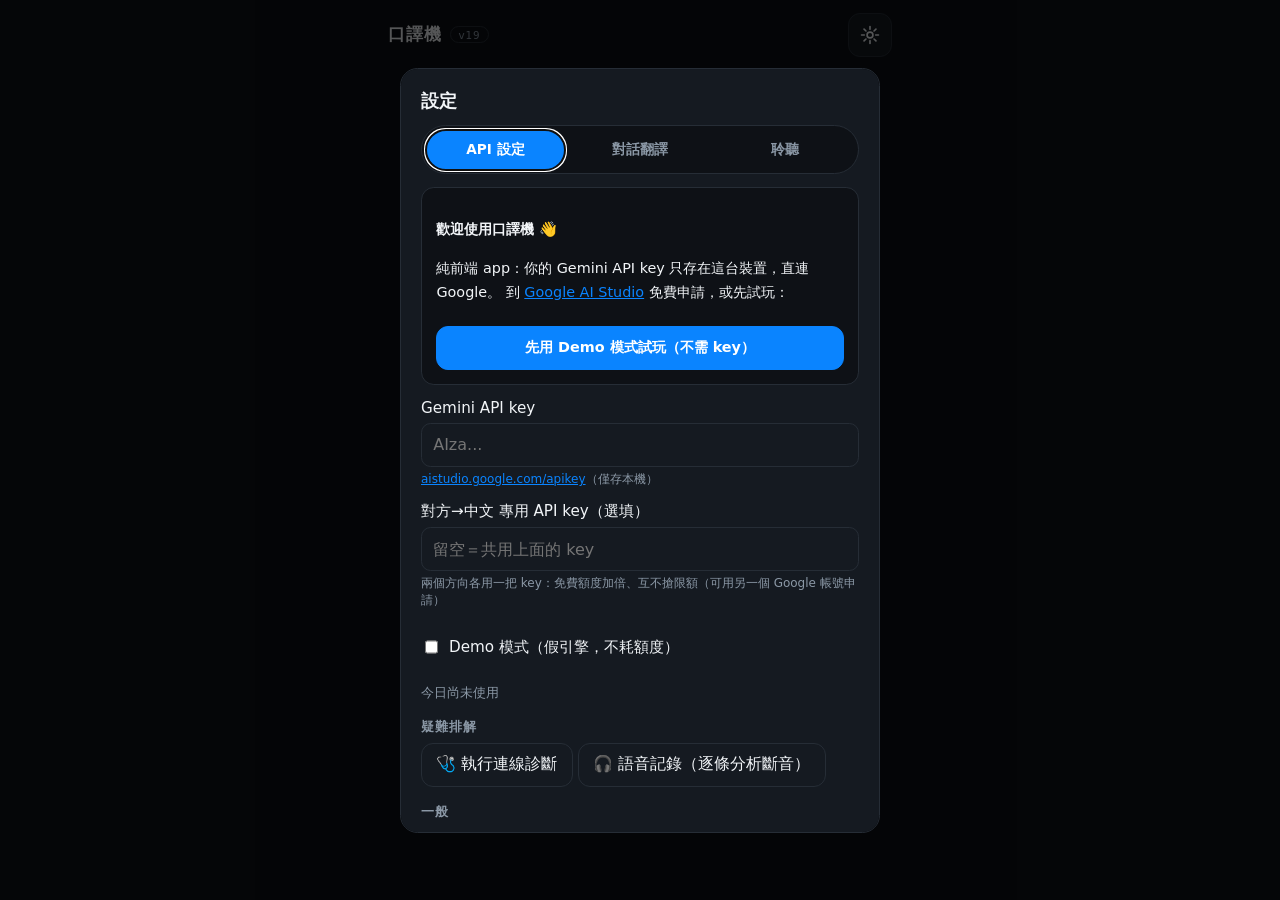
<file: index.html>
<!doctype html>
<html lang="zh-Hant">
<head>
  <meta charset="utf-8" />
  <meta name="viewport" content="width=device-width, initial-scale=1, maximum-scale=1, user-scalable=no, viewport-fit=cover" />
  <meta name="theme-color" content="#0e1116" />
  <meta name="apple-mobile-web-app-capable" content="yes" />
  <meta name="apple-mobile-web-app-status-bar-style" content="black-translucent" />
  <meta name="apple-mobile-web-app-title" content="口譯機" />
  <meta name="description" content="口譯機：面對面雙向即時口譯（Gemini Live）。按住說話、放開翻譯。" />
  <title>口譯機</title>
  <link rel="manifest" href="./manifest.webmanifest" />
  <link rel="icon" href="./icons/icon.svg" type="image/svg+xml" />
  <link rel="icon" href="./icons/icon-192.png" sizes="192x192" />
  <!-- iOS 主畫面圖示：標準 180×180、不透明滿版（透明會被補成白色） -->
  <link rel="apple-touch-icon" sizes="180x180" href="./icons/icon-180.png" />
  <link rel="stylesheet" href="./css/app.css" />
</head>
<body data-phase="home">

  <script src="./js/version.js"></script>

  <!-- SVG outline 圖示庫 -->
  <svg style="display:none" aria-hidden="true">
    <symbol id="i-doc" viewBox="0 0 24 24"><path d="M7 3h7l5 5v13H7z M14 3v5h5 M10 12h6 M10 16h6" fill="none" stroke="currentColor" stroke-width="1.8" stroke-linecap="round" stroke-linejoin="round"/></symbol>
    <symbol id="i-end" viewBox="0 0 24 24"><path d="M4 14c4.5-4 11.5-4 16 0l-2.5 3c-1-.6-2-1.4-2.5-2.4-2-.8-4-.8-6 0-.5 1-1.5 1.8-2.5 2.4z" fill="none" stroke="currentColor" stroke-width="1.8" stroke-linejoin="round"/></symbol>
    <symbol id="i-phone" viewBox="0 0 24 24"><path d="M6 4c-1 0-2 1-2 2 0 8 6 14 14 14 1 0 2-1 2-2v-2.5l-4-1.5-1.5 2C12 15 9.5 12.5 8.5 10l2-1.5L9 4.5z" fill="none" stroke="currentColor" stroke-width="1.8" stroke-linejoin="round"/></symbol>
    <symbol id="i-gear" viewBox="0 0 24 24"><circle cx="12" cy="12" r="3.2" fill="none" stroke="currentColor" stroke-width="1.8"/><path d="M12 2.8v3 M12 18.2v3 M2.8 12h3 M18.2 12h3 M5.5 5.5l2.1 2.1 M16.4 16.4l2.1 2.1 M18.5 5.5l-2.1 2.1 M7.6 16.4l-2.1 2.1" stroke="currentColor" stroke-width="1.8" stroke-linecap="round"/></symbol>
    <symbol id="i-swap" viewBox="0 0 24 24"><path d="M4 8h13l-3-3 M20 16H7l3 3" fill="none" stroke="currentColor" stroke-width="1.8" stroke-linecap="round" stroke-linejoin="round"/></symbol>
    <symbol id="i-replay" viewBox="0 0 24 24"><path d="M12 5a7 7 0 1 1-6.33 4.02" fill="none" stroke="currentColor" stroke-width="1.8" stroke-linecap="round"/><path d="M5.2 3.2v5.4h5.4" fill="none" stroke="currentColor" stroke-width="1.8" stroke-linecap="round" stroke-linejoin="round"/></symbol>
    <symbol id="i-star" viewBox="0 0 24 24"><path d="M12 3.6l2.5 5.1 5.6 0.8-4 4 1 5.6-5.1-2.7-5.1 2.7 1-5.6-4-4 5.6-0.8z" fill="none" stroke="currentColor" stroke-width="1.7" stroke-linejoin="round"/></symbol>
    <symbol id="i-book" viewBox="0 0 24 24"><path d="M4 5.5A2.5 2.5 0 0 1 6.5 3H20v15H6.5A2.5 2.5 0 0 0 4 20.5z M4 20.5V5.5 M20 18v3H6.5A2.5 2.5 0 0 1 4 18.5" fill="none" stroke="currentColor" stroke-width="1.7" stroke-linejoin="round"/><path d="M8 8h8 M8 11.5h5" stroke="currentColor" stroke-width="1.5" stroke-linecap="round"/></symbol>
    <symbol id="i-copy" viewBox="0 0 24 24"><rect x="9" y="9" width="11" height="11" rx="2" fill="none" stroke="currentColor" stroke-width="1.8"/><path d="M5 15V6a2 2 0 0 1 2-2h9" fill="none" stroke="currentColor" stroke-width="1.8" stroke-linecap="round"/></symbol>
    <symbol id="i-share" viewBox="0 0 24 24"><path d="M12 15V4 M8 8l4-4 4 4 M5 12v7a1 1 0 0 0 1 1h12a1 1 0 0 0 1-1v-7" fill="none" stroke="currentColor" stroke-width="1.8" stroke-linecap="round" stroke-linejoin="round"/></symbol>
    <symbol id="i-download" viewBox="0 0 24 24"><path d="M12 4v11 M8 11l4 4 4-4 M5 19h14" fill="none" stroke="currentColor" stroke-width="1.8" stroke-linecap="round" stroke-linejoin="round"/></symbol>
    <symbol id="i-mic" viewBox="0 0 24 24"><rect x="9" y="3" width="6" height="11" rx="3" fill="none" stroke="currentColor" stroke-width="1.8"/><path d="M5.5 11a6.5 6.5 0 0 0 13 0 M12 17.5V21" fill="none" stroke="currentColor" stroke-width="1.8" stroke-linecap="round"/></symbol>
    <symbol id="i-ear" viewBox="0 0 24 24"><path d="M6 10a6 6 0 1 1 12 0c0 3-2.5 4-3.5 6-.7 1.4-1 3-3 3s-2.6-1.5-2.6-1.5 M9.5 10a2.5 2.5 0 1 1 5 0c0 1.6-1.4 2.2-2 3.4" fill="none" stroke="currentColor" stroke-width="1.8" stroke-linecap="round" stroke-linejoin="round"/></symbol>
  </svg>

  <!-- ============ 首頁（通話隱喻） ============ -->
  <div id="view-home" class="view">
    <header id="home-top">
      <span class="brand">口譯機 <span id="ver"></span></span>
      <button id="gear" class="icon-btn" aria-label="設定"><svg width="22" height="22"><use href="#i-gear"/></svg></button>
    </header>

    <div id="home-body">
      <div id="mode-seg" role="tablist" aria-label="模式">
        <button class="seg active" data-mode="call" role="tab" aria-selected="true">
          <svg width="18" height="18"><use href="#i-mic"/></svg>面對面對話
        </button>
        <button class="seg" data-mode="listen" role="tab" aria-selected="false">
          <svg width="18" height="18"><use href="#i-ear"/></svg>聆聽
        </button>
      </div>
      <p id="mode-hint">兩人面對面：手機平放中間，各自按住自己那側說話</p>

      <label id="home-lang" class="field">外語
        <select id="foreign-lang" aria-label="選擇外語"></select>
      </label>

      <button id="start-btn" aria-label="開始">
        <svg width="34" height="34"><use href="#i-phone"/></svg>
        <span id="start-label">開始對話</span>
      </button>
      <p id="start-note">按下才會開啟麥克風與連線</p>
      <button id="home-phrases" aria-label="常用句">
        <svg width="18" height="18"><use href="#i-book"/></svg>常用句
      </button>
    </div>
  </div>

  <!-- ============ 面對面對話 ============ -->
  <div id="view-call" class="view hidden">
    <!-- 上半：面向對方，旋轉 180° -->
    <section class="side theirs" aria-label="對方區域">
      <header class="side-head">
        <span class="side-lang" id="theirs-lang">English</span>
        <span class="live"><span class="live-dot"></span><span id="theirs-live">Interpreting</span></span>
      </header>
      <div class="side-content">
        <!-- 重播鍵：圓形小圖示，釘在對方視角的字幕起點旁（沒聽清楚可自己按） -->
        <button id="replay-them" class="replay-btn hidden" aria-label="Replay">
          <svg width="22" height="22"><use href="#i-replay"/></svg>
        </button>
        <div class="dst" id="theirs-dst" aria-live="polite"></div>
        <div class="src" id="theirs-src-row"><span class="src-label" id="theirs-src-label">Original</span><span id="theirs-src"></span></div>
      </div>
      <div class="wave" id="wave-them" aria-hidden="true"><i></i><i></i><i></i><i></i><i></i></div>
      <button class="hold-btn" id="hold-them" aria-label="Hold to speak">
        <svg width="22" height="22"><use href="#i-mic"/></svg>
        <span id="hold-them-label">Hold to speak</span>
      </button>
    </section>

    <!-- 中控列（不旋轉，兩人共用） -->
    <div id="controlbar">
      <button id="open-transcript" class="icon-btn" aria-label="逐字稿紀錄"><svg width="22" height="22"><use href="#i-doc"/></svg></button>
      <button id="save-phrase" class="icon-btn" aria-label="收藏上一句"><svg width="22" height="22"><use href="#i-star"/></svg></button>
      <button id="open-phrases" class="icon-btn" aria-label="常用句"><svg width="22" height="22"><use href="#i-book"/></svg></button>
      <button id="pair" aria-label="語言設定">
        <span>中文</span><svg width="16" height="16"><use href="#i-swap"/></svg><span id="pair-foreign">English</span>
      </button>
      <button id="end-call" class="icon-btn end" aria-label="結束通話"><svg width="22" height="22"><use href="#i-end"/></svg></button>
    </div>
    <!-- 翻譯中跳動點＋語音接收指示器：固定高度，避免版面跳動 -->
    <div id="pending-strip" aria-live="polite">
      <span id="pending-dots" class="hidden"><i></i><i></i><i></i><em>翻譯中</em></span>
      <span id="voice-ind" class="hidden" data-state="wait" aria-hidden="true"></span>
      <button id="manual-play" class="hidden" aria-label="播放翻譯語音">▶ 播放</button>
    </div>

    <!-- 下半：面向自己 -->
    <section class="side mine" aria-label="我的區域">
      <header class="side-head">
        <span class="side-lang">中文</span>
        <span class="live"><span class="live-dot"></span><span>口譯進行中</span></span>
      </header>
      <div class="side-content">
        <div class="dst" id="mine-dst" aria-live="polite"></div>
        <div class="src" id="mine-src-row"><span class="src-label">原文</span><span id="mine-src"></span></div>
      </div>
      <div class="wave" id="wave-me" aria-hidden="true"><i></i><i></i><i></i><i></i><i></i></div>
      <button class="hold-btn" id="hold-me" aria-label="按住說話">
        <svg width="22" height="22"><use href="#i-mic"/></svg>
        <span id="hold-me-label">按住說話</span>
      </button>
    </section>
  </div>

  <!-- ============ 聆聽模式 ============ -->
  <div id="view-listen" class="view hidden">
    <header class="side-head listen-head">
      <span class="side-lang" id="listen-lang">English → 中文</span>
      <span class="live"><span class="live-dot"></span><span id="listen-state">未聆聽</span></span>
      <button id="listen-end" class="icon-btn end" aria-label="結束聆聽"><svg width="22" height="22"><use href="#i-end"/></svg></button>
    </header>
    <!-- 上下雙視窗：上＝中文翻譯、下＝原文；中間分界可拖動調整比例 -->
    <div id="listen-split">
      <div id="listen-dst-pane" aria-live="polite"></div>
      <div id="listen-divider" role="separator" aria-label="拖動調整上下視窗比例"><i></i></div>
      <div id="listen-src-pane"></div>
    </div>
    <div class="wave" id="wave-listen" aria-hidden="true"><i></i><i></i><i></i><i></i><i></i></div>
    <div id="listen-bar">
      <button id="listen-toggle" aria-label="開始聆聽">
        <svg width="24" height="24"><use href="#i-ear"/></svg><span>開始聆聽</span>
      </button>
    </div>
  </div>

  <!-- ============ 逐字稿 ============ -->
  <dialog id="transcript">
    <h2>逐字稿</h2>
    <div id="tr-list"></div>
    <div class="dialog-actions">
      <button id="tr-copy" aria-label="複製全部"><svg width="18" height="18"><use href="#i-copy"/></svg>複製</button>
      <button id="tr-share" aria-label="分享"><svg width="18" height="18"><use href="#i-share"/></svg>分享</button>
      <button id="tr-export" aria-label="匯出文字檔"><svg width="18" height="18"><use href="#i-download"/></svg>匯出</button>
      <button id="tr-clear" class="danger" aria-label="清除全部">清除</button>
      <button id="tr-close" class="primary">關閉</button>
    </div>
  </dialog>

  <!-- ============ 設定（分頁籤） ============ -->
  <dialog id="settings">
    <h2>設定</h2>
    <div class="settings-tabs" role="tablist" aria-label="設定分類">
      <button type="button" class="stab-btn active" data-tab="api" role="tab" aria-selected="true">API 設定</button>
      <button type="button" class="stab-btn" data-tab="call" role="tab" aria-selected="false">對話翻譯</button>
      <button type="button" class="stab-btn" data-tab="listen" role="tab" aria-selected="false">聆聽</button>
    </div>

    <!-- ===== API 設定 ===== -->
    <div class="stab" data-tab="api">
      <div id="welcome" class="welcome hidden">
        <p><strong>歡迎使用口譯機 👋</strong></p>
        <p>純前端 app：你的 Gemini API key 只存在這台裝置，直連 Google。
          到 <a href="https://aistudio.google.com/apikey" target="_blank" rel="noopener">Google AI Studio</a> 免費申請，或先試玩：</p>
        <button id="demo-start" class="primary">先用 Demo 模式試玩（不需 key）</button>
      </div>
      <label class="field">Gemini API key
        <input type="password" id="set-key" placeholder="AIza..." autocomplete="off" />
        <small><a href="https://aistudio.google.com/apikey" target="_blank" rel="noopener">aistudio.google.com/apikey</a>（僅存本機）</small>
      </label>
      <label class="field">對方→中文 專用 API key（選填）
        <input type="password" id="set-key2" placeholder="留空＝共用上面的 key" autocomplete="off" />
        <small>兩個方向各用一把 key：免費額度加倍、互不搶限額（可用另一個 Google 帳號申請）</small>
      </label>
      <label class="field checkbox"><input type="checkbox" id="set-demo" /> Demo 模式（假引擎，不耗額度）</label>
      <p id="usage-line" class="usage"></p>
      <h3>疑難排解</h3>
      <button id="run-diag">🩺 執行連線診斷</button>
      <div id="diag-results" class="hidden"></div>
      <button id="copy-diag" class="hidden">複製診斷結果</button>
      <button id="open-voicelog">🎧 語音記錄（逐條分析斷音）</button>
      <h3>一般</h3>
      <label class="field">介面主題
        <select id="set-theme" aria-label="介面主題">
          <option value="dark">深色</option>
          <option value="light">淺色</option>
        </select>
      </label>
      <label class="field">字級
        <input type="range" id="set-font" min="0.8" max="1.6" step="0.1" aria-label="字級" />
      </label>
      <label class="field">閒置幾分鐘自動結束省額度
        <input type="number" id="set-idle" min="0" step="1" />
      </label>
    </div>

    <!-- ===== 對話翻譯 ===== -->
    <div class="stab hidden" data-tab="call">
      <label class="field">說話按鈕操作方式
        <select id="set-talk-mode" aria-label="說話按鈕操作方式">
          <option value="hold">按住說話（放開即結束）</option>
          <option value="toggle">點一下開始・再點一下結束</option>
        </select>
        <small>點擊式完全由你手動控制開始/結束，不做任何自動判斷</small>
      </label>
      <label class="field checkbox">
        <input type="checkbox" id="set-them-text" />
        <span>對方說話只出中文字幕（不播中文語音）<small style="display:block">你看字幕比等語音快得多；不用等中文語音下載、額度省一半。你說的話仍會翻成外語語音播給對方聽。關閉＝雙向都有語音</small></span>
      </label>
      <label class="field checkbox">
        <input type="checkbox" id="set-auto-disc" />
        <span>每輪結束自動斷線<small style="display:block">語音播完／字幕跑完就確實斷開連線省額度，下次按住說話時自動重連（開頭有緩衝，不會漏字）</small></span>
      </label>
      <label class="field checkbox">
        <input type="checkbox" id="set-voice-after" />
        <span>等翻譯完整才播語音<small style="display:block">字幕即時顯示；放開按鈕後自動偵測翻譯文字完整，再一次播出完整語音（不重疊、不斷句）。關閉＝邊說邊播</small></span>
      </label>
      <div id="voice-params" class="subfields">
        <label class="field checkbox">
          <input type="checkbox" id="set-manual-play" />
          <span>手動開播：放開後由我按「▶ 播放」<small style="display:block">完全不做自動判斷。放開錄音鈕後語音持續暫存，畫面出現播放鈕，搭配接收指示器自行決定開播時機</small></span>
        </label>
        <label class="field">完整判定：文字與語音都停止 <strong id="lbl-voice-idle"></strong> 秒後開播
          <input type="range" id="set-voice-idle" min="0.5" max="3" step="0.1" aria-label="完整判定秒數" />
          <small>字幕與語音資料都不再增加才開播（缺一不可）。調短＝更快開播但可能切到尾巴；調長＝更保險但等更久</small>
        </label>
        <label class="field">最長等待 <strong id="lbl-voice-max"></strong> 秒（保險絲，超過必定開播）
          <input type="range" id="set-voice-max" min="3" max="30" step="1" aria-label="最長等待秒數" />
        </label>
        <label class="field">放開後補送靜音 <strong id="lbl-tail"></strong> 秒
          <input type="range" id="set-tail" min="0.5" max="3" step="0.1" aria-label="補送靜音秒數" />
          <small>幫伺服器把句子收尾；翻譯常出現半截時調長</small>
        </label>
      </div>
      <label class="field checkbox">
        <input type="checkbox" id="set-voice-ind" />
        <span>對話中顯示語音接收指示器<small style="display:block">即時顯示已收到幾條/幾秒翻譯語音、仍在下載還是已靜止——用來確認斷音是不是伺服器端造成，以及判斷開播時機</small></span>
      </label>
    </div>

    <!-- ===== 聆聽 ===== -->
    <div class="stab hidden" data-tab="listen">
      <label class="field checkbox">
        <input type="checkbox" id="set-refine" />
        <span>字幕 AI 潤飾<small style="display:block">每句完成後依上下文自動改寫成通順中文並原地替換。即時粗譯照常先顯示；耗少量文字額度</small></span>
      </label>
      <label class="field checkbox">
        <input type="checkbox" id="set-refine-mark" />
        <span>標示潤飾過的句子（綠色虛線）<small style="display:block">潤飾完成的句子加上綠色虛線底線＋✨，一眼看出哪些已重整</small></span>
      </label>
      <label class="field checkbox">
        <input type="checkbox" id="set-listen-src" />
        <span>顯示原文視窗（下半）<small style="display:block">上＝中文翻譯、下＝原文，中間的分界可上下拖動調整比例。關閉＝翻譯全螢幕</small></span>
      </label>
      <label class="field checkbox">
        <input type="checkbox" id="set-listen-div" />
        <span>段落分隔線<small style="display:block">在段落（伺服器切分的語段）之間加灰色細線，方便閱讀；講者換語言時另有 🌐 標注</small></span>
      </label>
    </div>

    <div class="dialog-actions">
      <button id="settings-close">取消</button>
      <button id="settings-save" class="primary">儲存</button>
    </div>
  </dialog>

  <!-- ============ 常用句庫 ============ -->
  <dialog id="phrasebook">
    <h2>常用句</h2>
    <p class="pb-hint">對話中按中控列的 ☆ 收藏上一句。有 ▶ 的句子存有外語語音，點擊立刻播放（不用連線、不耗額度）。</p>
    <label class="field checkbox"><input type="checkbox" id="pb-all" /> 顯示全部語言（目前只列當前外語）</label>
    <div id="pb-list"></div>
    <div class="dialog-actions">
      <button id="pb-close" class="primary">關閉</button>
    </div>
  </dialog>

  <!-- ============ 語音記錄（斷音除錯） ============ -->
  <dialog id="voicelog">
    <h2>語音記錄</h2>
    <p class="vlog-hint">最近 12 輪翻譯語音，每一條的「網路到達」與「實際播放」時間軸。
      紅色＝播放缺口；「開播後才到」＝該條沒趕上暫存，是尾段斷音的來源。</p>
    <div id="vlog-list"></div>
    <div class="dialog-actions">
      <button id="vlog-close" class="primary">關閉</button>
    </div>
  </dialog>

  <div id="toast" class="hidden" role="status"></div>

  <script type="module" src="./js/main.js"></script>
</body>
</html>
</file>
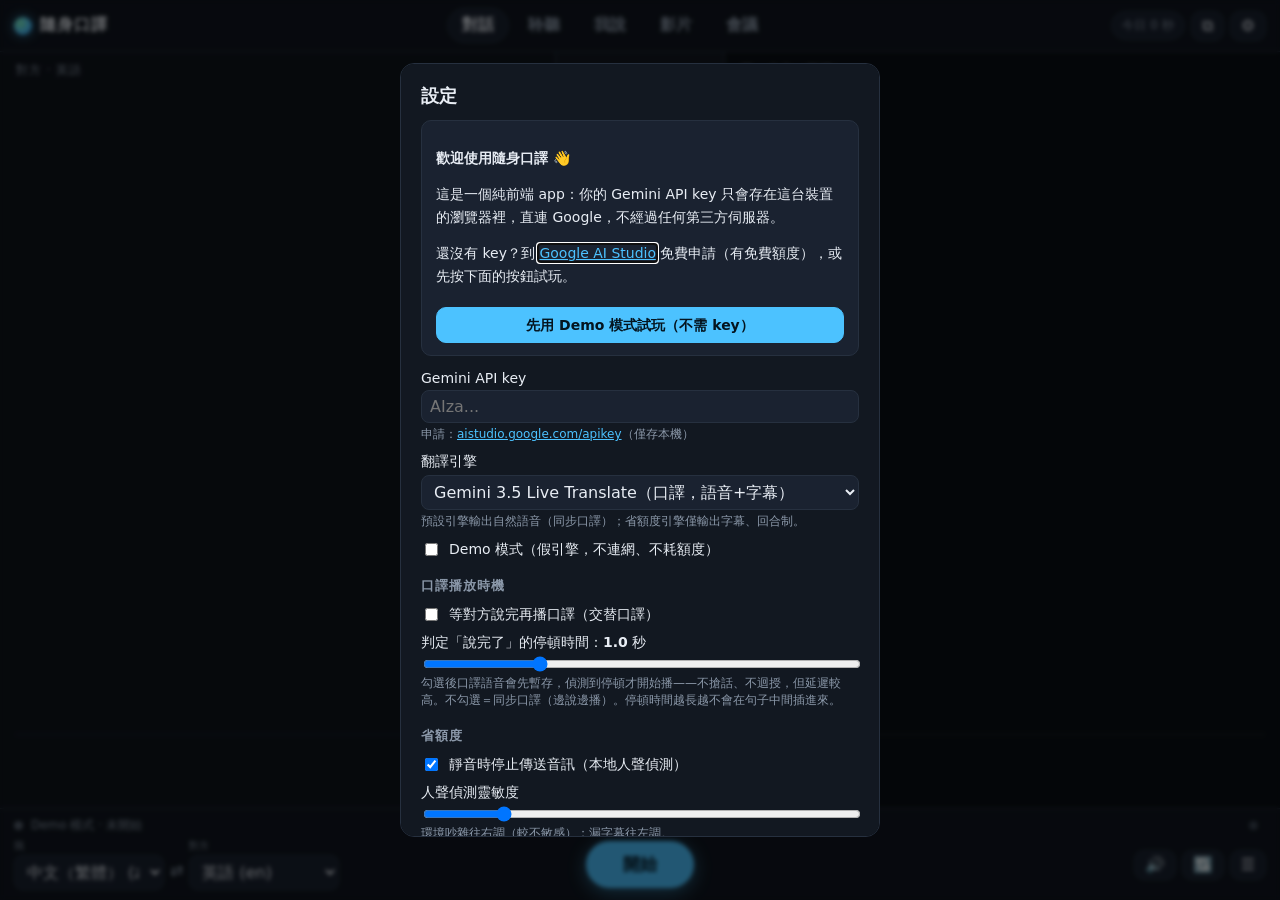
<file: translator/index.html>
<!doctype html>
<html lang="zh-Hant">
<head>
  <meta charset="utf-8" />
  <meta name="viewport" content="width=device-width, initial-scale=1, maximum-scale=1, user-scalable=no, viewport-fit=cover" />
  <meta name="theme-color" content="#0b0f14" />
  <meta name="description" content="隨身口譯：以 Gemini Live 驅動的即時語音翻譯 PWA — 雙向對話、聆聽字幕、會議翻譯。" />
  <title>隨身口譯</title>
  <link rel="manifest" href="./manifest.webmanifest" />
  <link rel="icon" href="./icons/icon.svg" type="image/svg+xml" />
  <link rel="icon" href="./icons/icon-192.png" sizes="192x192" />
  <link rel="apple-touch-icon" href="./icons/icon-192.png" />
  <link rel="stylesheet" href="./css/app.css" />
</head>
<body class="layout-dashboard" data-mode="conversation">

  <header id="topbar">
    <div class="brand"><span class="logo"></span>隨身口譯</div>
    <nav id="mode-tabs" aria-label="模式">
      <button class="tab active" data-mode="conversation">對話</button>
      <button class="tab" data-mode="listen">聆聽</button>
      <button class="tab" data-mode="speak">我說</button>
      <button class="tab" data-mode="video">影片</button>
      <button class="tab" data-mode="meeting">會議</button>
    </nav>
    <div class="top-actions">
      <button id="usage-chip" class="chip" title="今日音訊用量（點設定可調警示門檻）">今日 0 秒</button>
      <button id="layout-btn" class="icon-btn" title="切換沉浸式／儀表板版面">⧉</button>
      <button id="install-btn" class="icon-btn hidden" title="安裝為桌面／手機 App">⤓</button>
      <button id="settings-btn" class="icon-btn" title="設定">⚙</button>
    </div>
  </header>

  <main id="stage">
    <!-- 雙向對話：上=對方（可翻轉面向對方），下=我 -->
    <section id="view-conversation" class="view">
      <div class="convo-panel theirs" id="panel-theirs">
        <div class="panel-tag" id="theirs-tag">對方</div>
        <div class="sub-history"></div>
        <div class="live-line">
          <div class="live-src" data-placeholder=""></div>
          <div class="live-dst"></div>
        </div>
      </div>
      <div class="convo-middle">
        <button id="swap-btn" class="swap-btn" title="切換翻譯方向">⇄</button>
        <div id="direction-label" class="direction-label"></div>
        <label class="mini-toggle" title="開啟後同時建立兩條翻譯連線，自動判斷說話方向（輸入音訊雙倍計量）">
          <input type="checkbox" id="auto-duplex" /> 自動雙向
        </label>
      </div>
      <div class="convo-panel mine" id="panel-mine">
        <div class="panel-tag" id="mine-tag">我</div>
        <div class="sub-history"></div>
        <div class="live-line">
          <div class="live-src"></div>
          <div class="live-dst"></div>
        </div>
      </div>
    </section>

    <!-- 聆聽 / 我說 / 會議：單一字幕流 -->
    <section id="view-stream" class="view hidden">
      <p id="stream-hint" class="hint"></p>
      <!-- 會議模式醒目入口：按下即跳出瀏覽器的分頁選擇器 -->
      <div id="meeting-cta" class="hidden">
        <button id="meeting-pick" class="big-cta">🖥️ 選擇要翻譯的分頁／視窗</button>
        <ol class="cta-steps">
          <li>按上面的按鈕，瀏覽器會跳出分享選擇器</li>
          <li>切到「<strong>Chrome 分頁</strong>」頁籤，點選正在開會/播放的那個分頁</li>
          <li>勾選左下角「<strong>同時分享分頁音訊</strong>」再按「分享」</li>
        </ol>
        <p class="cta-note">此功能需要電腦版 Chrome / Edge。開啟🔊口譯語音時會自動壓低會議原音。</p>
      </div>
      <div class="stream-panel" id="panel-stream">
        <div class="sub-history"></div>
        <div class="live-line">
          <div class="live-src"></div>
          <div class="live-dst"></div>
        </div>
      </div>
    </section>

    <!-- 影片模式：app 內播放 + 自動壓低原音 -->
    <section id="view-video" class="view hidden">
      <p class="hint" id="video-hint"></p>
      <div id="video-wrap">
        <video id="video-el" controls playsinline preload="metadata"></video>
        <div id="video-empty">
          <button id="video-open" class="big-cta">🎬 開啟影片／音訊檔</button>
          <div class="url-row">
            <input type="url" id="video-url" placeholder="或貼上影片直連網址（.mp4 / .m3u8…）" />
            <button id="video-load-url">載入</button>
          </div>
          <p class="cta-note">支援手機與電腦。YouTube 等串流平台網頁無法直接貼網址（無直連檔案），
            可用「聆聽模式＋外接裝置播放」或下載後開啟檔案。</p>
        </div>
      </div>
      <label class="mini-toggle video-duck-row"><input type="checkbox" id="video-duck" checked /> 口譯說話時自動壓低影片音量</label>
      <div class="stream-panel" id="panel-video">
        <div class="sub-history"></div>
        <div class="live-line">
          <div class="live-src"></div>
          <div class="live-dst"></div>
        </div>
      </div>
    </section>
  </main>

  <div id="standby-overlay" class="hidden">
    <div class="standby-card">⏸ 待機中（靜音自動斷線，省額度）<br /><small>說話或點一下即可喚醒</small></div>
  </div>

  <footer id="controls">
    <div id="status-line">
      <span id="status-dot" class="dot" data-state="idle"></span>
      <span id="status-text">未開始</span>
      <span id="detected-lang"></span>
      <span id="vad-dot" class="dot vad" title="人聲偵測"></span>
      <span id="session-timer"></span>
    </div>
    <div class="control-row">
      <div class="lang-pair">
        <label>我<select id="my-lang"></select></label>
        <span class="pair-arrow">⇄</span>
        <label>對方<select id="their-lang"></select></label>
      </div>
      <button id="main-btn" class="main-btn">開始</button>
      <div class="right-controls">
        <button id="voice-btn" class="icon-btn" title="語音輸出：開">🔊</button>
        <button id="flip-btn" class="icon-btn hidden" title="翻轉畫面面向對方">🔃</button>
        <button id="transcript-btn" class="icon-btn" title="逐字稿與匯出">☰</button>
      </div>
    </div>
  </footer>

  <dialog id="settings-dialog">
    <h2>設定</h2>
    <div id="set-welcome" class="welcome hidden">
      <p><strong>歡迎使用隨身口譯 👋</strong></p>
      <p>這是一個純前端 app：你的 Gemini API key 只會存在這台裝置的瀏覽器裡，直連 Google，不經過任何第三方伺服器。</p>
      <p>還沒有 key？到 <a href="https://aistudio.google.com/apikey" target="_blank" rel="noopener">Google AI Studio</a> 免費申請（有免費額度），或先按下面的按鈕試玩。</p>
      <button id="set-demo-start" class="primary">先用 Demo 模式試玩（不需 key）</button>
    </div>

    <label class="field">Gemini API key
      <input type="password" id="set-api-key" placeholder="AIza..." autocomplete="off" />
      <small>申請：<a href="https://aistudio.google.com/apikey" target="_blank" rel="noopener">aistudio.google.com/apikey</a>（僅存本機）</small>
    </label>

    <label class="field">翻譯引擎
      <select id="set-engine"></select>
      <small>預設引擎輸出自然語音（同步口譯）；省額度引擎僅輸出字幕、回合制。</small>
    </label>

    <label class="field checkbox"><input type="checkbox" id="set-demo" /> Demo 模式（假引擎，不連網、不耗額度）</label>

    <h3>口譯播放時機</h3>
    <label class="field checkbox">
      <input type="checkbox" id="set-hold" />
      等對方說完再播口譯（交替口譯）
    </label>
    <label class="field">判定「說完了」的停頓時間：<strong id="hold-sec-label"></strong> 秒
      <input type="range" id="set-hold-sec" min="0.3" max="3" step="0.1" />
      <small>勾選後口譯語音會先暫存，偵測到停頓才開始播——不搶話、不迴授，但延遲較高。不勾選＝同步口譯（邊說邊播）。停頓時間越長越不會在句子中間插進來。</small>
    </label>

    <h3>省額度</h3>
    <label class="field checkbox"><input type="checkbox" id="set-vad" /> 靜音時停止傳送音訊（本地人聲偵測）</label>
    <label class="field">人聲偵測靈敏度
      <input type="range" id="set-vad-threshold" min="0.004" max="0.05" step="0.002" />
      <small>環境吵雜往右調（較不敏感）；漏字幕往左調。</small>
    </label>
    <label class="field">靜音幾分鐘後自動待機
      <input type="number" id="set-idle" min="0" step="0.5" />
      <small>0 = 不自動待機。待機中說話即自動喚醒。</small>
    </label>
    <label class="field">每日用量警示（分鐘）
      <input type="number" id="set-budget" min="0" step="5" />
    </label>

    <h3>外觀</h3>
    <label class="field">版面
      <select id="set-layout">
        <option value="auto">自動（手機沉浸式、桌機儀表板）</option>
        <option value="immersive">沉浸式字幕機</option>
        <option value="dashboard">工具儀表板</option>
      </select>
    </label>
    <label class="field">字幕字級
      <input type="range" id="set-font" min="0.8" max="1.8" step="0.1" />
    </label>

    <h3>疑難排解</h3>
    <button id="run-diagnostics">🩺 執行連線診斷</button>
    <div id="diag-results" class="hidden"></div>
    <button id="copy-diagnostics" class="hidden">複製診斷結果</button>

    <h3>資料</h3>
    <button id="set-clear-transcript" class="danger">清除所有逐字稿</button>

    <div class="dialog-actions">
      <button id="settings-close">取消</button>
      <button id="settings-save" class="primary">儲存</button>
    </div>
  </dialog>

  <dialog id="transcript-dialog">
    <h2>逐字稿（僅存本機）</h2>
    <div id="transcript-list"></div>
    <div class="dialog-actions">
      <button id="export-txt">匯出 .txt</button>
      <button id="export-srt">匯出 .srt</button>
      <button id="transcript-close" class="primary">關閉</button>
    </div>
  </dialog>

  <div id="toast" class="hidden"></div>

  <script type="module" src="./js/main.js"></script>
</body>
</html>
</file>
<file: css/app.css>
/* 口譯機 v4 — 扁平、大量留白、單一強調色、深色為基本規格
   強調色只用在「即時/互動」元件：進行中狀態、按住說話、譯文重點 */

:root {
  --bg: #0e1116;
  --panel: #151a21;
  --line: #262d36;
  --text: #f2f5f8;
  --dim: #8b98a6;
  --accent: #0a84ff;          /* 單一強調色 */
  --accent-soft: rgba(10, 132, 255, 0.14);
  --danger: #ff453a;
  --shadow: rgba(0, 0, 0, 0.55);
  --ok-text: #30d158;
  --font-scale: 1;
}

/* 淺色主題（設定 → 介面主題） */
html[data-theme="light"] {
  --bg: #f4f6f9;
  --panel: #ffffff;
  --line: #dbe2ea;
  --text: #17212b;
  --dim: #5b6b7c;
  --accent: #0a84ff;
  --accent-soft: rgba(10, 132, 255, 0.12);
  --danger: #d70015;
  --shadow: rgba(30, 45, 60, 0.18);
  --ok-text: #1d9a46;
}

* { box-sizing: border-box; }

html {
  font-size: 100%;
  /* iOS 教訓：關雙擊縮放、鎖字級膨脹 */
  touch-action: manipulation;
  -webkit-text-size-adjust: 100%;
  text-size-adjust: 100%;
}

body {
  margin: 0;
  height: 100dvh;
  background: var(--bg);
  color: var(--text);
  font-family: "Noto Sans TC", "PingFang TC", system-ui, sans-serif;
  overscroll-behavior: none;
  display: flex;
  flex-direction: column;
}

.hidden { display: none !important; }
.view { flex: 1; min-height: 0; display: flex; flex-direction: column; }

button {
  font: inherit;
  color: inherit;
  background: var(--panel);
  border: 1px solid var(--line);
  border-radius: 0.75rem;
  padding: 0.5rem 0.9rem;
  cursor: pointer;
  min-height: 44px; /* 觸控目標下限 */
  display: inline-flex; align-items: center; justify-content: center; gap: 0.4rem;
}
button.primary { background: var(--accent); border-color: var(--accent); color: #fff; font-weight: 700; }
button.danger { color: var(--danger); border-color: var(--danger); background: transparent; }
.icon-btn { min-width: 44px; padding: 0.5rem; }
.icon-btn.end { color: var(--danger); border-color: transparent; background: rgba(255, 69, 58, 0.12); }

select, input { font: inherit; font-size: 16px; color: var(--text);
  background: var(--panel); border: 1px solid var(--line); border-radius: 0.6rem;
  padding: 0.55rem 0.7rem; max-width: 100%; min-height: 44px; }

/* ================= 首頁（通話隱喻） ================= */
#view-home { padding: calc(env(safe-area-inset-top) + 0.8rem) 1.25rem calc(env(safe-area-inset-bottom) + 1.5rem); }
#home-top { display: flex; align-items: center; justify-content: space-between; }
.brand { font-weight: 800; letter-spacing: 0.05em; font-size: 1.05rem; display: flex; align-items: center; gap: 0.5rem; }
#ver { font-size: 0.65rem; color: var(--dim); border: 1px solid var(--line); border-radius: 999px; padding: 0.1rem 0.5rem; font-weight: 500; }

#home-body {
  flex: 1; display: flex; flex-direction: column; align-items: center; justify-content: center;
  gap: 1.4rem; text-align: center;
}
#mode-seg { display: flex; background: var(--panel); border: 1px solid var(--line); border-radius: 999px; padding: 0.25rem; }
.seg { border: none; background: transparent; border-radius: 999px; padding: 0.55rem 1.1rem; color: var(--dim); font-weight: 600; }
.seg.active { background: var(--accent); color: #fff; }
#mode-hint { color: var(--dim); font-size: 0.9rem; margin: 0; max-width: 18rem; line-height: 1.7; }
#home-lang { width: min(20rem, 86vw); text-align: left; }
#home-lang select { width: 100%; font-weight: 600; }

#start-btn {
  width: 9.5rem; height: 9.5rem; border-radius: 50%;
  background: var(--accent); border: none; color: #fff;
  flex-direction: column; gap: 0.5rem;
  font-size: 1.15rem; font-weight: 800;
  box-shadow: 0 0 0 10px var(--accent-soft);
}
#start-btn:active { transform: scale(0.96); }
#start-note { color: var(--dim); font-size: 0.8rem; margin: 0; }
#home-phrases {
  display: inline-flex; align-items: center; gap: 0.45rem;
  min-height: 44px; padding: 0 1.2rem; border-radius: 1.4rem;
  border: 1.5px solid var(--line); background: var(--panel); color: var(--text);
  font-weight: 700; font-size: 0.9rem;
}
#home-phrases svg { color: var(--accent); }

/* ================= 面對面對話（上下分區） ================= */
#view-call { display: flex; flex-direction: column; }

.side {
  flex: 1; min-height: 0;
  display: flex; flex-direction: column;
  padding: 0.9rem 1.1rem;
  gap: 0.4rem;
}
.side.theirs { transform: rotate(180deg); padding-top: calc(env(safe-area-inset-bottom) + 0.9rem); }
.side.mine { padding-bottom: calc(env(safe-area-inset-bottom) + 0.9rem); }

.side-head { display: flex; align-items: center; justify-content: space-between; }
.side-lang { font-weight: 800; font-size: 0.95rem; letter-spacing: 0.03em; }
.live { display: flex; align-items: center; gap: 0.4rem; color: var(--dim); font-size: 0.75rem; }
.live-dot { width: 0.5rem; height: 0.5rem; border-radius: 50%; background: var(--dim); }
body[data-conn="open"] .live-dot { background: var(--accent); animation: pulse-dot 1.6s ease-in-out infinite; }
body[data-conn="connecting"] .live-dot { background: #ffd60a; animation: pulse-dot 0.8s ease-in-out infinite; }
@keyframes pulse-dot { 50% { opacity: 0.35; } }

.side-content { flex: 1; min-height: 0; overflow-y: auto; display: flex; flex-direction: column; justify-content: center; gap: 0.5rem; }
.dst {
  font-size: calc(1.55rem * var(--font-scale));
  font-weight: 600; line-height: 1.4;
  color: var(--text);
}
.dst:empty::before { content: '…'; color: var(--line); }
.src { display: none; font-size: calc(0.85rem * var(--font-scale)); color: var(--dim); line-height: 1.5; }
.src.show { display: block; }
.src-label { opacity: 0.75; margin-right: 0.4rem; font-size: 0.7rem; border: 1px solid var(--line); border-radius: 0.3rem; padding: 0 0.3rem; vertical-align: 0.08rem; }

/* 波形（RMS 驅動）：按住時「系統有在聽」 */
.wave { display: flex; align-items: flex-end; justify-content: center; gap: 0.25rem; height: 1.4rem; }
.wave i {
  width: 0.3rem; border-radius: 0.15rem; background: var(--accent);
  height: calc(0.25rem + var(--level, 0) * 1.1rem);
  opacity: 0.25; transition: height 0.09s;
}
.wave i:nth-child(2) { height: calc(0.25rem + var(--level, 0) * 0.7rem); }
.wave i:nth-child(4) { height: calc(0.25rem + var(--level, 0) * 0.85rem); }
.wave i:nth-child(1), .wave i:nth-child(5) { height: calc(0.25rem + var(--level, 0) * 0.5rem); }
body[data-holding] .wave i, body[data-listening="on"] #wave-listen i { opacity: 1; }

.hold-btn {
  min-height: 3.4rem;
  border-radius: 1.1rem;
  border: 1.5px solid var(--accent);
  background: transparent;
  color: var(--accent);
  font-weight: 800; font-size: 1rem;
  -webkit-touch-callout: none; -webkit-user-select: none; user-select: none;
  touch-action: none;
}
.hold-btn.holding { background: var(--accent); color: #fff; } /* 按下＝整顆填滿強調色 */

/* 重播鍵：圓形小圖示，絕對定位不佔版面（隨區塊旋轉朝向對方），沒聽清楚可自己按 */
.side { position: relative; }
.replay-btn {
  position: absolute; z-index: 5;
  top: calc(env(safe-area-inset-bottom) + 0.9rem + 1.9rem); right: 0.9rem;
  width: 44px; height: 44px; padding: 0;
  display: inline-flex; align-items: center; justify-content: center;
  border: 1.5px solid var(--accent); border-radius: 50%;
  background: var(--panel); color: var(--accent);
  box-shadow: 0 2px 10px var(--shadow);
}
.replay-btn:active { background: var(--accent-soft); }
body[data-holding="me"] #hold-them, body[data-holding="them"] #hold-me { opacity: 0.3; }

/* 中控列（不旋轉） */
#controlbar {
  display: flex; align-items: center; justify-content: space-between; gap: 0.6rem;
  padding: 0.45rem 0.9rem;
  border-top: 1px solid var(--line);
  border-bottom: 1px solid var(--line);
  background: var(--panel);
}
#pair { border: none; background: transparent; color: var(--dim); font-weight: 700; font-size: 0.9rem; gap: 0.5rem; }
#pair svg { color: var(--accent); }

/* 翻譯中跳動點＋語音接收指示器：固定高度（避免版面跳動） */
#pending-strip {
  height: 1.5rem; flex: none;
  display: flex; align-items: center; justify-content: center; gap: 0.7rem;
  background: var(--panel);
  border-bottom: 1px solid var(--line);
}
/* 手動開播模式：整通電話固定較高，容納 44px 播放鈕（高度不變＝不跳版面） */
body[data-manual="on"] #pending-strip { height: 3.2rem; }
#voice-ind { font-size: 0.72rem; font-variant-numeric: tabular-nums; }
#voice-ind[data-state="wait"] { color: var(--dim); }
#voice-ind[data-state="recv"] { color: var(--accent); }
#voice-ind[data-state="quiet"] { color: var(--ok-text); }
#manual-play {
  min-height: 44px; padding: 0 1.1rem; border-radius: 1.4rem;
  background: var(--accent); border: none; color: #fff; font-weight: 800; font-size: 0.95rem;
}
#pending-dots { display: flex; align-items: center; gap: 0.3rem; }
#pending-dots i { width: 0.32rem; height: 0.32rem; border-radius: 50%; background: var(--accent); animation: bounce 1s infinite; }
#pending-dots i:nth-child(2) { animation-delay: 0.15s; }
#pending-dots i:nth-child(3) { animation-delay: 0.3s; }
#pending-dots em { font-style: normal; font-size: 0.7rem; color: var(--dim); margin-left: 0.3rem; }
@keyframes bounce { 30% { transform: translateY(-0.28rem); } }

/* ================= 聆聽模式 ================= */
#view-listen { padding-bottom: env(safe-area-inset-bottom); }
.listen-head { padding: calc(env(safe-area-inset-top) + 0.7rem) 1.1rem 0.7rem; gap: 0.6rem; border-bottom: 1px solid var(--line); }
.listen-head .live { flex: 1; justify-content: flex-end; }
/* 上下雙視窗：上＝中文翻譯（佔比 --split，可拖）、下＝原文 */
#listen-split { flex: 1; min-height: 0; display: flex; flex-direction: column; --split: 0.6; }
#listen-dst-pane { flex: var(--split) 1 0; min-height: 0; overflow-y: auto; padding: 0.8rem 1.2rem; }
#listen-src-pane { flex: calc(1 - var(--split)) 1 0; min-height: 0; overflow-y: auto; padding: 0.6rem 1.2rem; background: var(--bg); }
#listen-split.no-src #listen-src-pane, #listen-split.no-src #listen-divider { display: none; }
#listen-divider {
  flex: none; height: 1.5rem; touch-action: none; cursor: row-resize;
  display: flex; align-items: center; justify-content: center;
  background: var(--panel); border-top: 1px solid var(--line); border-bottom: 1px solid var(--line);
}
#listen-divider i { width: 3.4rem; height: 0.32rem; border-radius: 0.16rem; background: var(--dim); opacity: 0.65; pointer-events: none; }

.lt-dst .txt { font-size: calc(1.3rem * var(--font-scale)); font-weight: 600; line-height: 1.6; white-space: pre-line; }
.lt-src .txt { font-size: calc(0.95rem * var(--font-scale)); color: var(--dim); line-height: 1.6; white-space: pre-line; }
/* 段落分隔線（可在設定關閉） */
#view-listen.with-dividers .lt-dst + .lt-dst,
#view-listen.with-dividers .lt-src + .lt-src {
  border-top: 1px solid var(--line); margin-top: 0.6rem; padding-top: 0.6rem;
}
/* 語言偵測標注：講者語言改變時掛 chip */
.lang-chip {
  display: inline-block; margin-bottom: 0.3rem;
  padding: 0.15rem 0.6rem; border-radius: 999px;
  border: 1px solid var(--accent); color: var(--accent);
  font-size: 0.72rem; font-weight: 700;
}
/* AI 潤飾完成：綠色虛線底線＋✨（可在設定關閉標示） */
#view-listen.mark-refined .lt-dst.refined .txt {
  text-decoration: underline dashed var(--ok-text);
  text-decoration-thickness: 1.5px;
  text-underline-offset: 0.28em;
}
#view-listen.mark-refined .lt-dst.refined .txt::after { content: " ✨"; font-size: 0.75em; opacity: 0.8; }
#view-listen .wave { margin: 0.3rem 0; }
#listen-bar { padding: 0.6rem 1.2rem 1rem; }
#listen-toggle {
  width: 100%; min-height: 3.4rem; border-radius: 1.1rem;
  border: 1.5px solid var(--accent); background: transparent; color: var(--accent); font-weight: 800;
}
#listen-toggle.on { background: var(--accent); color: #fff; }

/* ================= 逐字稿 / 設定 dialog ================= */
dialog {
  background: var(--panel); color: var(--text);
  border: 1px solid var(--line); border-radius: 1.1rem;
  width: min(30rem, 92vw); max-height: 85dvh; overflow-y: auto;
  padding: 1.25rem;
}
dialog::backdrop { background: rgba(0, 0, 0, 0.65); }
dialog h2 { margin: 0 0 0.8rem; font-size: 1.1rem; }
dialog h3 { margin: 1.1rem 0 0.4rem; font-size: 0.8rem; color: var(--dim); letter-spacing: 0.08em; }
dialog a { color: var(--accent); }

#tr-list { display: flex; flex-direction: column; gap: 0.8rem; max-height: 50dvh; overflow-y: auto; }
.tr-turn { border-left: 2px solid var(--line); padding-left: 0.7rem; position: relative; padding-right: 2.6rem; }
.tr-star {
  position: absolute; right: 0; top: 50%; transform: translateY(-50%);
  width: 40px; height: 40px; border-radius: 50%; padding: 0;
  border: none; background: transparent; color: var(--accent); font-size: 1.15rem;
}
.tr-turn.me { border-left-color: var(--accent); }
.tr-meta { font-size: 0.7rem; color: var(--dim); margin-bottom: 0.15rem; }
.tr-src { font-size: 0.85rem; color: var(--dim); line-height: 1.5; }
.tr-dst { font-size: 1rem; font-weight: 600; line-height: 1.5; }
.tr-empty { color: var(--dim); font-size: 0.9rem; }

/* 設定分頁籤 */
.settings-tabs {
  display: flex; gap: 0.3rem; margin-bottom: 0.8rem;
  background: var(--bg); border: 1px solid var(--line); border-radius: 999px; padding: 0.22rem;
  position: sticky; top: 0; z-index: 2;
}
.stab-btn {
  flex: 1; border: none; background: transparent; color: var(--dim);
  border-radius: 999px; padding: 0.5rem 0.4rem; font-weight: 700; font-size: 0.85rem;
  min-height: 40px;
}
.stab-btn.active { background: var(--accent); color: #fff; }

.field { display: block; margin: 0.8rem 0; font-size: 0.95rem; }
.field input:not([type="checkbox"]) { display: block; width: 100%; margin-top: 0.35rem; }
.field small { color: var(--dim); display: block; margin-top: 0.25rem; font-size: 0.75rem; }
.field.checkbox { display: flex; gap: 0.5rem; align-items: center; }
.subfields { margin: 0.2rem 0 0.6rem 1.4rem; padding-left: 0.8rem; border-left: 2px solid var(--line); }
.subfields.off { opacity: 0.4; pointer-events: none; }
.subfields .field strong { color: var(--accent); }
.welcome { background: var(--bg); border: 1px solid var(--line); border-radius: 0.8rem; padding: 0.9rem; margin-bottom: 0.9rem; font-size: 0.9rem; line-height: 1.7; }
.welcome button { width: 100%; margin-top: 0.4rem; }
.usage { color: var(--dim); font-size: 0.8rem; }
.dialog-actions { display: flex; justify-content: flex-end; flex-wrap: wrap; gap: 0.5rem; margin-top: 1.1rem; }
#diag-results { margin: 0.5rem 0; display: flex; flex-direction: column; gap: 0.25rem; font-size: 0.8rem; }
.diag-row.bad { color: var(--danger); }
.diag-row.ok { color: var(--ok-text); }

/* ================= 常用句庫 ================= */
.pb-hint { color: var(--dim); font-size: 0.78rem; line-height: 1.6; margin-bottom: 0.6rem; }
#pb-list { display: flex; flex-direction: column; gap: 0.55rem; max-height: 55dvh; overflow-y: auto; }
.pb-row {
  display: flex; align-items: center; gap: 0.6rem;
  border: 1px solid var(--line); border-radius: 0.8rem; padding: 0.55rem 0.65rem;
}
.pb-row.pinned { border-color: var(--accent); }
.pb-play {
  flex: none; width: 44px; height: 44px; border-radius: 50%;
  display: inline-flex; align-items: center; justify-content: center;
  border: 1.5px solid var(--accent); background: transparent; color: var(--accent);
  font-size: 1rem; font-weight: 800; padding: 0;
}
.pb-play:disabled { border-color: var(--line); color: var(--dim); }
.pb-text { flex: 1; min-width: 0; cursor: pointer; }
.pb-dst { font-size: 1.05rem; font-weight: 700; line-height: 1.45; word-break: break-word; }
.pb-src { font-size: 0.78rem; color: var(--dim); margin-top: 0.1rem; }
.pb-pin, .pb-del {
  flex: none; width: 40px; height: 40px; border-radius: 50%;
  border: none; background: transparent; color: var(--dim); font-size: 1rem; padding: 0;
}
.pb-pin { color: var(--accent); }
.pb-del:active { color: var(--danger); }

/* ================= 語音記錄（斷音除錯） ================= */
.vlog-hint { color: var(--dim); font-size: 0.78rem; line-height: 1.6; margin-bottom: 0.8rem; }
#vlog-list { max-height: 60dvh; overflow-y: auto; }
.vlog-turn { border: 1px solid var(--line); border-radius: 0.8rem; padding: 0.7rem 0.8rem; margin-bottom: 0.8rem; }
.vlog-head { font-size: 0.82rem; font-weight: 700; margin-bottom: 0.35rem; }
.vlog-diag { font-size: 0.78rem; line-height: 1.55; margin: 0.2rem 0; }
.vlog-diag.bad { color: var(--danger); }
.vlog-diag.ok { color: var(--ok-text); }
.vlog-tl { margin: 1rem 0 0.3rem; padding-left: 2.4rem; position: relative; }
.vlog-tracks { position: relative; }
/* 兩排軌道的文字標籤（絕對定位在左側留白，避免被軌道 overflow 裁掉） */
.vlog-tl::before, .vlog-tl::after {
  position: absolute; left: 0; width: 2.1rem; text-align: right;
  font-size: 0.62rem; color: var(--dim);
}
.vlog-tl::before { content: "到達"; top: 0.15rem; }
.vlog-tl::after { content: "播放"; top: 1.45rem; }
.vlog-row { position: relative; height: 1rem; background: var(--bg); border-radius: 0.3rem; margin-bottom: 0.3rem; overflow: hidden; }
.vlog-blk { position: absolute; top: 15%; height: 70%; border-radius: 0.12rem; }
.vlog-blk.arrive { background: var(--accent); opacity: 0.75; }
.vlog-blk.play { background: var(--ok-text); opacity: 0.85; }
.vlog-blk.play.gap { background: var(--danger); opacity: 1; }
.vlog-mark { position: absolute; top: 0; height: 2.35rem; width: 0; border-left: 1.5px dashed var(--dim); }
.vlog-mark::after {
  content: attr(data-label); position: absolute; top: -0.85rem; left: -0.4rem;
  font-size: 0.58rem; color: var(--dim); white-space: nowrap;
}
.vlog-mark.voice { border-color: var(--accent); }
.vlog-mark.voice::after { color: var(--accent); }
.vlog-mark.suspend { border-color: var(--danger); }
.vlog-mark.suspend::after { color: var(--danger); }
.vlog-turn details { margin-top: 0.4rem; }
.vlog-turn summary { font-size: 0.75rem; color: var(--dim); cursor: pointer; min-height: 44px; display: flex; align-items: center; }
.vlog-table { width: 100%; border-collapse: collapse; font-size: 0.72rem; margin-top: 0.2rem; }
.vlog-table th, .vlog-table td { text-align: left; padding: 0.2rem 0.35rem; border-bottom: 1px solid var(--line); }
.vlog-table th { color: var(--dim); font-weight: 600; }

/* ================= Toast ================= */
#toast {
  position: fixed; left: 50%; bottom: calc(6.5rem + env(safe-area-inset-bottom));
  transform: translateX(-50%);
  z-index: 60; max-width: 90vw;
  background: var(--panel); border: 1px solid var(--line);
  border-radius: 0.9rem; padding: 0.75rem 1rem; font-size: 0.9rem;
  box-shadow: 0 12px 36px var(--shadow);
}

/* 桌機預覽：置中窄欄 */
@media (min-width: 700px) {
  #view-call, #view-listen, #view-home { max-width: 34rem; width: 100%; margin: 0 auto; }
}
</file>
<file: translator/css/app.css>
/* 隨身口譯 — 深色為主、雙版面（沉浸式字幕機 / 工具儀表板） */

:root {
  --bg: #0b0f14;
  --bg-panel: #121821;
  --bg-elevated: #1a2230;
  --border: #26303f;
  --text: #e8edf4;
  --text-dim: #8b98a9;
  --accent: #4cc2ff;
  --accent-2: #7ef0c0;
  --danger: #ff6b6b;
  --warn: #ffc44c;
  --font-scale: 1;
  --radius: 14px;
}

* { box-sizing: border-box; }

html, body {
  margin: 0;
  height: 100%;
  background: var(--bg);
  color: var(--text);
  font-family: "Noto Sans TC", "PingFang TC", "Microsoft JhengHei", system-ui, sans-serif;
  overscroll-behavior: none;
  /* iOS：關掉雙擊縮放與旋轉時的字級膨脹（縮放跑掉的兩大元凶） */
  touch-action: manipulation;
  -webkit-text-size-adjust: 100%;
  text-size-adjust: 100%;
}

body {
  display: flex;
  flex-direction: column;
  padding: env(safe-area-inset-top) env(safe-area-inset-right) env(safe-area-inset-bottom) env(safe-area-inset-left);
}

.hidden { display: none !important; }

button {
  font: inherit;
  color: inherit;
  background: var(--bg-elevated);
  border: 1px solid var(--border);
  border-radius: 10px;
  padding: 6px 12px;
  cursor: pointer;
}
button:hover { border-color: var(--accent); }
button.primary { background: var(--accent); color: #04141f; border-color: var(--accent); font-weight: 700; }
button.danger { color: var(--danger); border-color: var(--danger); background: transparent; }

select, input[type="password"], input[type="number"], input[type="text"], input[type="url"] {
  font: inherit;
  /* iOS 對 font-size < 16px 的表單控制項會在聚焦時自動放大整頁且不縮回，全部鎖 16px */
  font-size: 16px;
  color: var(--text);
  background: var(--bg-elevated);
  border: 1px solid var(--border);
  border-radius: 8px;
  padding: 6px 8px;
  max-width: 100%;
}

/* ---------- 頂欄 ---------- */
#topbar {
  display: flex;
  align-items: center;
  gap: 12px;
  padding: 8px 14px;
  border-bottom: 1px solid var(--border);
  background: color-mix(in srgb, var(--bg-panel) 88%, transparent);
  backdrop-filter: blur(8px);
  z-index: 20;
}

.brand { display: flex; align-items: center; gap: 8px; font-weight: 800; letter-spacing: 1px; white-space: nowrap; }
.logo {
  width: 18px; height: 18px; border-radius: 50%;
  background: radial-gradient(circle at 35% 35%, var(--accent-2), var(--accent) 60%, #1668a0);
  box-shadow: 0 0 12px color-mix(in srgb, var(--accent) 60%, transparent);
}

#mode-tabs { display: flex; gap: 4px; flex: 1; justify-content: center; }
#mode-tabs .tab {
  background: transparent; border: 1px solid transparent; color: var(--text-dim);
  padding: 6px 14px; border-radius: 999px; font-weight: 600;
}
#mode-tabs .tab.active { color: var(--text); background: var(--bg-elevated); border-color: var(--border); }
#mode-tabs .tab.unavailable { opacity: 0.35; }

.top-actions { display: flex; gap: 6px; align-items: center; }
.icon-btn { padding: 6px 10px; border-radius: 10px; line-height: 1; }
.chip { font-size: 12px; color: var(--text-dim); border-radius: 999px; padding: 5px 10px; white-space: nowrap; }

/* ---------- 主舞台 ---------- */
#stage { flex: 1; min-height: 0; display: flex; }
.view { flex: 1; min-height: 0; display: flex; flex-direction: column; }

/* 對話：雙面板 */
#view-conversation { gap: 0; }
.convo-panel {
  flex: 1; min-height: 0;
  display: flex; flex-direction: column;
  padding: 10px 16px;
  background: var(--bg);
}
.convo-panel.theirs { background: color-mix(in srgb, var(--bg-panel) 60%, var(--bg)); }
.convo-panel.flipped { transform: rotate(180deg); }
.panel-tag { font-size: 12px; color: var(--text-dim); letter-spacing: 1px; margin-bottom: 4px; }

.convo-middle {
  display: flex; align-items: center; justify-content: center; gap: 14px;
  padding: 6px 12px;
  border-top: 1px solid var(--border);
  border-bottom: 1px solid var(--border);
  background: var(--bg-panel);
  z-index: 5;
}
.swap-btn { font-size: 20px; border-radius: 50%; width: 44px; height: 44px; }
.direction-label { font-weight: 700; color: var(--accent); white-space: nowrap; }
.mini-toggle { font-size: 12px; color: var(--text-dim); display: flex; gap: 4px; align-items: center; white-space: nowrap; }

/* 單流面板 */
#view-stream { padding: 10px 16px; }
.stream-panel { flex: 1; min-height: 0; display: flex; flex-direction: column; }
.stream-panel.flipped { transform: rotate(180deg); }
.hint { color: var(--text-dim); font-size: 13px; margin: 4px 2px 8px; }

/* 字幕 */
.sub-history {
  flex: 1; min-height: 0; overflow-y: auto;
  display: flex; flex-direction: column; gap: 6px;
  padding-bottom: 8px;
  scrollbar-width: thin;
}
.sub-row { display: flex; gap: 8px; align-items: baseline; line-height: 1.5; }
.sub-row.input .sub-text { color: var(--text-dim); font-size: calc(15px * var(--font-scale)); }
.sub-row.output .sub-text { color: var(--text); font-size: calc(18px * var(--font-scale)); font-weight: 600; }
.lang-chip {
  flex: none; font-size: 10px; color: var(--text-dim);
  border: 1px solid var(--border); border-radius: 999px; padding: 1px 7px;
}

.live-line { min-height: calc(64px * var(--font-scale)); padding-top: 6px; border-top: 1px dashed var(--border); }
.live-src { color: var(--text-dim); font-size: calc(16px * var(--font-scale)); min-height: 1.4em; }
.live-dst { color: var(--accent-2); font-size: calc(24px * var(--font-scale)); font-weight: 700; line-height: 1.35; }
.live-src.active::after, .live-dst.active::after {
  content: '▌'; animation: blink 1s steps(1) infinite; opacity: 0.7;
}
@keyframes blink { 50% { opacity: 0; } }

/* ---------- 底部控制 ---------- */
#controls {
  border-top: 1px solid var(--border);
  background: color-mix(in srgb, var(--bg-panel) 88%, transparent);
  backdrop-filter: blur(8px);
  padding: 6px 14px 10px;
  z-index: 20;
}

#status-line {
  display: flex; align-items: center; gap: 8px;
  font-size: 12px; color: var(--text-dim);
  min-height: 20px;
}
.dot { width: 9px; height: 9px; border-radius: 50%; background: #55606e; flex: none; }
#status-dot[data-state="open"] { background: var(--accent-2); box-shadow: 0 0 8px var(--accent-2); }
#status-dot[data-state="connecting"], #status-dot[data-state="reconnecting"] { background: var(--warn); animation: blink 1s infinite; }
#status-dot[data-state="error"] { background: var(--danger); }
.dot.vad { background: #3a4452; margin-left: auto; }
.dot.vad.voiced { background: var(--accent-2); box-shadow: 0 0 8px var(--accent-2); }

.control-row { display: flex; align-items: center; gap: 12px; margin-top: 4px; }
.lang-pair { display: flex; align-items: center; gap: 6px; flex: 1; min-width: 0; }
.lang-pair label { display: flex; flex-direction: column; font-size: 10px; color: var(--text-dim); gap: 2px; min-width: 0; }
.lang-pair select { max-width: 150px; }
.pair-arrow { color: var(--text-dim); margin-top: 12px; }

.main-btn {
  flex: none;
  min-width: 108px;
  padding: 12px 22px;
  font-size: 17px; font-weight: 800;
  border-radius: 999px;
  background: var(--accent); color: #04141f; border: none;
  box-shadow: 0 4px 18px color-mix(in srgb, var(--accent) 45%, transparent);
}
.main-btn.running { background: var(--danger); color: #fff; box-shadow: 0 4px 18px color-mix(in srgb, var(--danger) 45%, transparent); }
.right-controls { display: flex; gap: 6px; flex: 1; justify-content: flex-end; }

/* ---------- 會議 CTA / 影片模式 ---------- */
.big-cta {
  display: block;
  margin: 0 auto;
  padding: 16px 26px;
  font-size: 18px; font-weight: 800;
  border-radius: 14px;
  background: var(--accent); color: #04141f; border: none;
  box-shadow: 0 4px 22px color-mix(in srgb, var(--accent) 45%, transparent);
  cursor: pointer;
}
#meeting-cta {
  margin: 8vh auto 20px;
  max-width: 520px;
  background: var(--bg-panel);
  border: 1px solid var(--border);
  border-radius: var(--radius);
  padding: 26px 26px 14px;
}
.cta-steps { margin: 18px 0 6px; padding-left: 22px; line-height: 2; color: var(--text); font-size: 14px; }
.cta-steps strong { color: var(--accent-2); }
.cta-note { color: var(--text-dim); font-size: 12px; line-height: 1.6; }

#video-wrap { flex: none; }
#video-el {
  display: none; width: 100%; max-height: 38vh;
  background: #000; border-radius: 10px;
}
#video-wrap.has-media #video-el { display: block; }
#video-wrap.has-media #video-empty { display: none; }
#video-empty {
  display: flex; flex-direction: column; align-items: center; gap: 14px;
  background: var(--bg-panel); border: 1px dashed var(--border); border-radius: 10px;
  padding: 24px 18px;
}
#video-empty .cta-note { text-align: center; max-width: 460px; }
.url-row { display: flex; gap: 8px; width: min(460px, 100%); }
.url-row input { flex: 1; min-width: 0; }
.video-duck-row { margin: 8px 2px; display: flex; }
#view-video { padding: 10px 16px; }

/* 診斷結果 */
#diag-results {
  margin: 8px 0; padding: 10px 12px;
  background: var(--bg-elevated); border: 1px solid var(--border); border-radius: 10px;
  font-size: 12.5px; line-height: 1.7;
  max-height: 220px; overflow-y: auto;
}
.diag-row.bad { color: var(--warn); }

/* ---------- 待機遮罩 ---------- */
#standby-overlay {
  position: fixed; inset: 0; z-index: 40;
  display: flex; align-items: center; justify-content: center;
  background: color-mix(in srgb, var(--bg) 82%, transparent);
  backdrop-filter: blur(3px);
  cursor: pointer;
}
.standby-card {
  text-align: center; line-height: 1.9; font-size: 18px;
  background: var(--bg-elevated); border: 1px solid var(--border);
  border-radius: var(--radius); padding: 22px 34px;
}
.standby-card small { color: var(--text-dim); }

/* ---------- 對話框 ---------- */
dialog {
  background: var(--bg-panel); color: var(--text);
  border: 1px solid var(--border); border-radius: var(--radius);
  width: min(480px, 92vw); max-height: 86vh; overflow-y: auto;
  padding: 20px;
}
dialog::backdrop { background: rgba(0, 0, 0, 0.55); backdrop-filter: blur(2px); }
dialog h2 { margin: 0 0 12px; font-size: 18px; }
dialog h3 { margin: 18px 0 6px; font-size: 13px; color: var(--text-dim); letter-spacing: 1px; }
dialog a { color: var(--accent); }

.field { display: block; margin: 10px 0; font-size: 14px; }
.field input:not([type="checkbox"]), .field select { display: block; width: 100%; margin-top: 4px; }
.field small { color: var(--text-dim); display: block; margin-top: 3px; font-size: 12px; }
.field.checkbox { display: flex; gap: 8px; align-items: center; }
.field.checkbox input { width: auto; }

.welcome {
  background: var(--bg-elevated); border: 1px solid var(--border);
  border-radius: 10px; padding: 12px 14px; margin-bottom: 14px; font-size: 14px; line-height: 1.6;
}
.welcome button { margin-top: 6px; width: 100%; }

.dialog-actions { display: flex; justify-content: flex-end; gap: 8px; margin-top: 18px; }

#transcript-list { max-height: 52vh; overflow-y: auto; display: flex; flex-direction: column; gap: 4px; }
.tr-row { display: flex; gap: 8px; font-size: 13px; line-height: 1.5; align-items: baseline; }
.tr-time { color: var(--text-dim); font-size: 11px; flex: none; }
.tr-lang { color: var(--text-dim); font-size: 11px; flex: none; min-width: 3em; }
.tr-row.output .tr-text { color: var(--text); }
.tr-row.input .tr-text { color: var(--text-dim); }

/* ---------- Toast ---------- */
#toast {
  position: fixed; left: 50%; bottom: 96px; transform: translateX(-50%);
  z-index: 60; max-width: min(480px, 90vw);
  background: var(--bg-elevated); border: 1px solid var(--border);
  border-radius: 12px; padding: 10px 16px; font-size: 14px;
  box-shadow: 0 8px 30px rgba(0, 0, 0, 0.5);
}

/* ================= 沉浸式版面 ================= */
body.layout-immersive { background: #000; }
body.layout-immersive #topbar,
body.layout-immersive #controls {
  position: fixed; left: 0; right: 0; z-index: 30;
  transition: opacity 0.4s, transform 0.4s;
}
body.layout-immersive #topbar { top: 0; }
body.layout-immersive #controls { bottom: 0; padding-bottom: max(10px, env(safe-area-inset-bottom)); }
body.layout-immersive #stage { padding: 56px 0 118px; }
body.layout-immersive.chrome-hidden #topbar { opacity: 0; transform: translateY(-8px); pointer-events: none; }
body.layout-immersive.chrome-hidden #controls { opacity: 0; transform: translateY(8px); pointer-events: none; }
body.layout-immersive .convo-panel, body.layout-immersive #view-stream { background: #000; }
body.layout-immersive .live-dst { font-size: calc(34px * var(--font-scale)); }
body.layout-immersive .live-src { font-size: calc(18px * var(--font-scale)); }
body.layout-immersive .sub-row.output .sub-text { font-size: calc(22px * var(--font-scale)); }
body.layout-immersive .hint { text-align: center; }

/* ================= 儀表板版面（桌機寬螢幕） ================= */
@media (min-width: 900px) {
  body.layout-dashboard #view-conversation { flex-direction: row; }
  body.layout-dashboard .convo-middle {
    flex-direction: column; border: none;
    border-left: 1px solid var(--border); border-right: 1px solid var(--border);
    padding: 20px 14px; width: 170px;
  }
  body.layout-dashboard #view-stream { max-width: 1100px; width: 100%; margin: 0 auto; }
}

/* 手機窄螢幕：控制列自動換行 */
@media (max-width: 640px) {
  #mode-tabs .tab { padding: 6px 7px; font-size: 13px; }
  #mode-tabs { gap: 2px; }
  .control-row { flex-wrap: wrap; }
  .lang-pair { order: 2; width: 100%; justify-content: center; }
  .main-btn { order: 1; margin: 0 auto; }
  .right-controls { order: 1; flex: none; }
  #topbar { flex-wrap: wrap; }
  .brand { display: none; }
}
</file>
